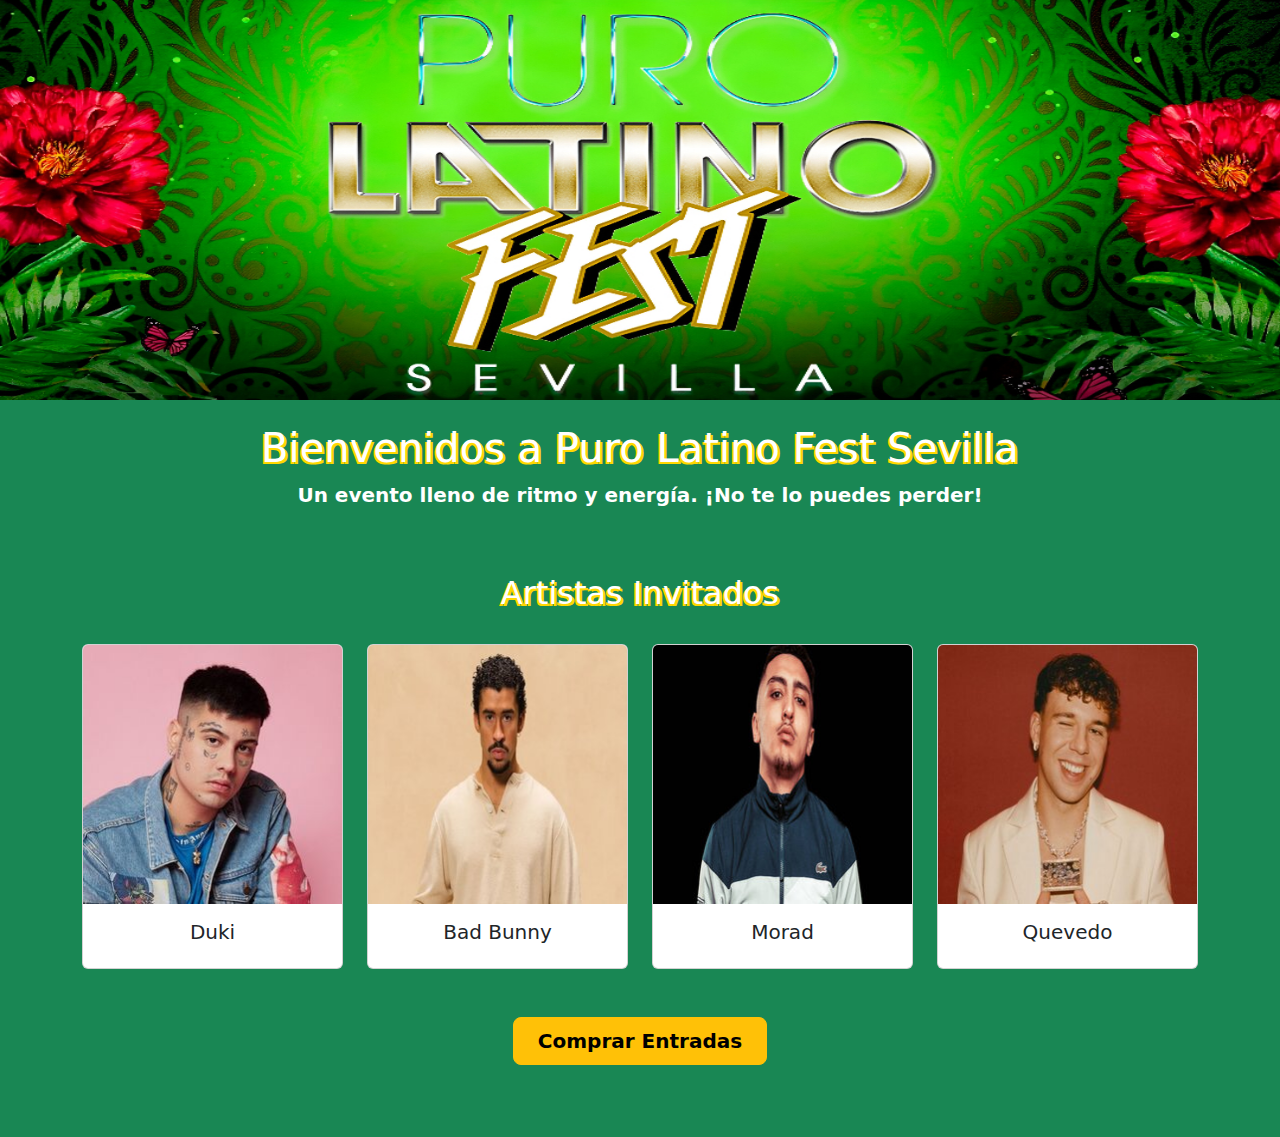
<file: index.html>
<!DOCTYPE html>
<html lang="es">
<head>
    <meta charset="UTF-8">
    <meta name="viewport" content="width=device-width, initial-scale=1.0">
    <link href="https://cdn.jsdelivr.net/npm/bootstrap@5.3.3/dist/css/bootstrap.min.css" rel="stylesheet" integrity="sha384-QWTKZyjpPEjISv5WaRU9OFeRpok6YctnYmDr5pNlyT2bRjXh0JMhjY6hW+ALEwIH" crossorigin="anonymous">
    <link rel="stylesheet" href="./CSS/estilos.css">
    <link rel="stylesheet" href="https://cdn.jsdelivr.net/npm/bootstrap-icons@1.11.3/font/bootstrap-icons.min.css">
    <title>Evento Musical</title>
</head>

<body class="bg-success">
    <main>
        <!-- Imagen -->
        <div class="container-fluid p-0">
            <div class="row no-gutters">
                <div class="col-12">
                    <!-- Imagen ajustada con object-fit: contain -->
                    <img src="./img/purolatino-2.jpg" class="img-fluid w-100" alt="puro_latino" style="height: 400px;">
                </div>
            </div>
            <!-- Texto justo debajo de la imagen -->
            <div class="row">
                <div class="col-12 text-center text-white p-4">
                    <h1 class="gold-text">Bienvenidos a Puro Latino Fest Sevilla</h1>
                    <p class="fs-5 fw-bold">Un evento lleno de ritmo y energía. ¡No te lo puedes perder!</p>
                </div>
            </div>
            <!-- Sección de artistas invitados -->
            <div class="container py-4">
                <div class="row text-center mb-4">
                    <h2 class="gold-text">Artistas Invitados</h2>
                </div>
                <div class="row row-cols-1 row-cols-md-2 row-cols-lg-4 g-4">
                    <!-- Artista 1 -->
                    <div class="col">
                        <div class="card h-100">
                            <img src="./img/duki.jpg" class="card-img-top" alt="Duki">
                            <div class="card-body text-center">
                                <h5 class="card-title">Duki</h5>
                            </div>
                        </div>
                    </div>
                    <!-- Artista 2 -->
                    <div class="col">
                        <div class="card h-100">
                            <img src="./img/badbunny.jpg" class="card-img-top" alt="Bad Bunny">
                            <div class="card-body text-center">
                                <h5 class="card-title">Bad Bunny</h5>
                            </div>
                        </div>
                    </div>
                    <!-- Artista 3 -->
                    <div class="col">
                        <div class="card h-100">
                            <img src="./img/morad.jpg" class="card-img-top" alt="Morad">
                            <div class="card-body text-center">
                                <h5 class="card-title">Morad</h5>
                            </div>
                        </div>
                    </div>
                    <!-- Artista 4 -->
                    <div class="col">
                        <div class="card h-100">
                            <img src="./img/quevedo.jpg" class="card-img-top" alt="Quevedo">
                            <div class="card-body text-center">
                                <h5 class="card-title">Quevedo</h5>
                            </div>
                        </div>
                    </div>
                </div>
                <div class="text-center my-5">
                    <a href="entradas.html" class="btn btn-warning btn-lg fw-bold px-4 py-2">
                        Comprar Entradas
                    </a>
                </div>
                
            </div>
        </div>
    </main>
</body>
</html>
</file>
<file: CSS/estilos.css>
.gold-text {
    color: white;
    text-shadow: 
                2px 2px 0px #FFD700,   
                -2px 2px 0px #FFD700;
}

.card {
    transition: transform 0.3s ease, box-shadow 0.3s ease;
}

.card:hover {
    transform: scale(1.05); /* Agranda toda la card */
    box-shadow: 0 8px 16px rgba(0, 0, 0, 0.3); /* Sombra más marcada */
    cursor: pointer;
}

.form-container {
    max-width: 800px;
    margin: 50px auto;
    padding: 30px;
    background-color: white;
    border-radius: 16px;
    box-shadow: 0 0 20px rgba(0, 0, 0, 0.1);
}
</file>
